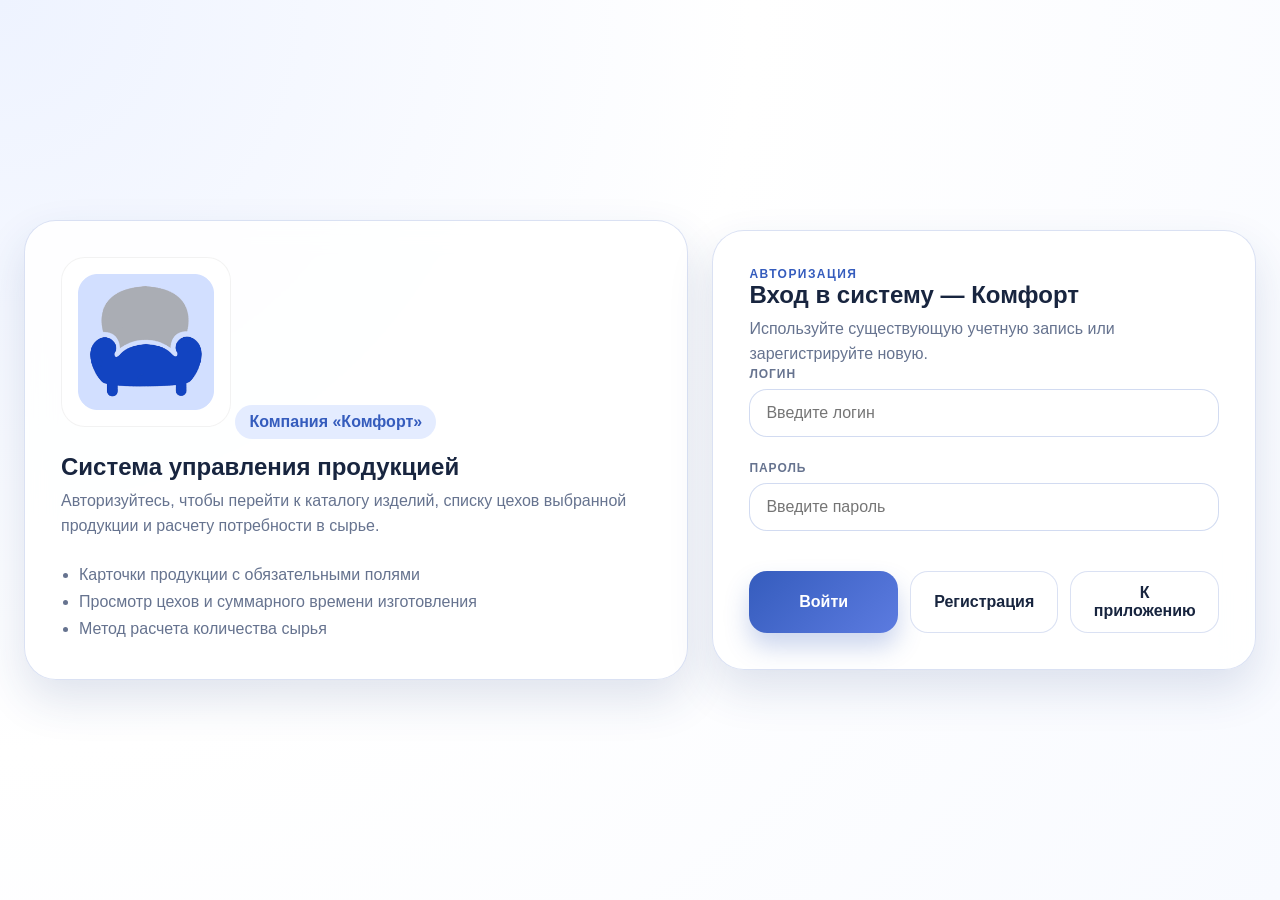
<file: wwwroot/index.html>
<!doctype html>
<html lang="ru">
<head>
  <meta charset="utf-8" />
  <meta name="viewport" content="width=device-width, initial-scale=1" />
  <title>Продукция компании «Комфорт»</title>
  <link rel="icon" href="Комфорт.ico" sizes="any" />
  <link rel="stylesheet" href="site.css" />
</head>
<body data-page="app">
  <div class="app-shell">
    <aside class="sidebar glass">
      <div class="brand-block">
        <img src="Комфорт.png" alt="Логотип компании Комфорт" class="brand-logo" />
        <div>
          <div class="brand-eyebrow">Производственная компания</div>
          <h1>Комфорт</h1>
          <p>Управление продукцией, цехами и расчетом сырья.</p>
        </div>
      </div>

      <div class="auth-card">
        <div class="auth-card__label">Статус авторизации</div>
        <div class="auth-card__value" id="auth_status">Не авторизован</div>
      </div>

      <nav class="side-nav">
        <button class="navbtn active" id="nav_products" type="button">Продукция</button>
        <button class="navbtn" id="nav_logs" type="button">Журнал</button>
        <button class="navbtn" id="nav_exit" type="button">Выход</button>
      </nav>

      <div class="sidebar-actions">
        <button class="btn btn-lite" id="btn_login_page" type="button">Страница входа</button>
        <button class="btn btn-lite" id="btn_token_toggle" type="button">Показать токен</button>
        <button class="btn" id="btn_logout" type="button">Выйти</button>
      </div>
    </aside>

    <main class="main-content">
      <section class="hero glass">
        <div>
          <div class="hero__eyebrow">Главная форма</div>
          <h2>Список продукции компании «Комфорт»</h2>
          <p>Выберите изделие, откройте его карточку, просмотрите связанные цеха и выполните расчет потребности в сырье.</p>
        </div>
        <div class="hero-stats">
          <div class="stat-chip">
            <span>Изделий</span>
            <strong id="search_count">0</strong>
          </div>
          <div class="stat-chip">
            <span>Выбранный ID</span>
            <strong id="selected_id">—</strong>
          </div>
          <div class="stat-chip">
            <span>Всего часов</span>
            <strong id="selected_total_time">0</strong>
          </div>
        </div>
      </section>

      <section class="workspace-grid">
        <section class="glass catalog-panel">
          <div class="section-header">
            <div>
              <div class="section-eyebrow">Подсистема продукции</div>
              <h3>Каталог изделий</h3>
            </div>
            <div class="header-actions">
              <button class="btn btn-lite" id="btn_reload" type="button">Обновить</button>
              <button class="btn" id="btn_open_create" type="button">Добавить продукцию</button>
            </div>
          </div>

          <div class="toolbar-row">
            <input id="search_q" class="search" placeholder="Поиск по артикулу, типу, материалу или названию" />
            <button class="btn btn-lite" id="btn_open_edit" type="button">Редактировать</button>
            <button class="btn btn-lite" id="btn_open_view" type="button">Открыть</button>
            <button class="btn btn-danger" id="btn_open_delete" type="button">Удалить</button>
          </div>

          <div class="cardsgrid" id="cards_grid"></div>
        </section>

        <section class="detail-column">
          <section class="glass details-panel">
            <div class="section-header">
              <div>
                <div class="section-eyebrow">Карточка продукции</div>
                <h3 id="details_title_inline">Продукция не выбрана</h3>
              </div>
              <button class="btn btn-lite" id="btn_details_copy" type="button">Скопировать JSON</button>
            </div>
            <div id="details_body" class="details-body empty-state">Выберите изделие из списка слева.</div>
          </section>

          <section class="glass workshops-panel">
            <div class="section-header">
              <div>
                <div class="section-eyebrow">Производство</div>
                <h3>Цеха выбранной продукции</h3>
              </div>
              <div class="header-actions">
                <button class="btn btn-lite" id="btn_add_workshop" type="button">Добавить цех</button>
                <button class="btn btn-lite" id="btn_refresh_workshops" type="button">Обновить</button>
              </div>
            </div>

            <div class="workshops-summary">
              <span class="pill">Суммарное время: <strong id="workshop_total_hours">0</strong> ч</span>
              <span class="pill">Строк: <strong id="workshop_count">0</strong></span>
            </div>

            <div id="workshops_list" class="workshops-list empty-state">Выберите продукцию, чтобы увидеть список цехов.</div>
          </section>

          <section class="glass calculator-panel">
            <div class="section-header">
              <div>
                <div class="section-eyebrow">Метод расчета сырья</div>
                <h3>Расчет потребности в материале</h3>
              </div>
            </div>

            <div class="calc-grid">
              <div class="field field--full">
                <label for="calc_product_type">Тип продукции</label>
                <select id="calc_product_type"></select>
              </div>
              <div class="field field--full">
                <label for="calc_material_type">Тип материала</label>
                <select id="calc_material_type"></select>
              </div>
              <div class="field field--full">
                <label for="calc_count">Количество продукции</label>
                <input id="calc_count" type="number" min="0.0001" step="0.0001" placeholder="1" />
              </div>
              <div class="field field--full">
                <label for="calc_param1">Параметр 1</label>
                <input id="calc_param1" type="number" min="0.0001" step="0.0001" placeholder="1" />
              </div>
              <div class="field field--full">
                <label for="calc_param2">Параметр 2</label>
                <input id="calc_param2" type="number" min="0.0001" step="0.0001" placeholder="1" />
              </div>
              <div class="field field--full calc-action-wrap">
                <button class="btn" id="btn_calc_material" type="button">Рассчитать</button>
              </div>
            </div>
            <div class="calc-result" id="calc_result">Результат расчета: —</div>
          </section>
        </section>
      </section>

      <section class="glass log-panel hidden" id="view_logs">
        <div class="section-header">
          <div>
            <div class="section-eyebrow">Системный журнал</div>
            <h3>Последние действия</h3>
          </div>
          <button class="btn btn-lite" id="btn_logs_clear" type="button">Очистить</button>
        </div>
        <pre id="log" class="logbox"></pre>
      </section>
    </main>
  </div>

  <div class="modal" id="token_modal" role="dialog" aria-modal="true">
    <div class="modal-backdrop" data-close="1"></div>
    <div class="modal-panel">
      <div class="modal-header">
        <div class="modal-title"><span class="badge">JWT</span><span>Токен доступа</span></div>
        <button class="btn btn-lite" data-close="1" type="button">✕</button>
      </div>
      <div class="modal-body"><pre id="token_box" class="logbox logbox--modal"></pre></div>
      <div class="modal-footer"><button class="btn btn-lite" id="btn_token_copy" type="button">Копировать</button><button class="btn" data-close="1" type="button">ОК</button></div>
    </div>
  </div>

  <div class="modal" id="form_modal" role="dialog" aria-modal="true">
    <div class="modal-backdrop" data-close="1"></div>
    <div class="modal-panel modal-panel--wide">
      <div class="modal-header">
        <div class="modal-title"><span class="badge" id="form_badge">ФОРМА</span><span id="form_title">Карточка продукции</span></div>
        <button class="btn btn-lite" data-close="1" type="button">✕</button>
      </div>
      <div class="modal-body"><div id="form_fields" class="formgrid"></div></div>
      <div class="modal-footer"><button class="btn btn-lite" data-close="1" type="button">Отмена</button><button class="btn" id="btn_form_submit" type="button">Сохранить</button></div>
    </div>
  </div>

  <div class="modal" id="workshop_modal" role="dialog" aria-modal="true">
    <div class="modal-backdrop" data-close="1"></div>
    <div class="modal-panel">
      <div class="modal-header">
        <div class="modal-title"><span class="badge" id="workshop_form_badge">ЦЕХ</span><span id="workshop_form_title">Связь продукции и цеха</span></div>
        <button class="btn btn-lite" data-close="1" type="button">✕</button>
      </div>
      <div class="modal-body"><div id="workshop_form_fields" class="formgrid formgrid--single"></div></div>
      <div class="modal-footer"><button class="btn btn-lite" data-close="1" type="button">Отмена</button><button class="btn" id="btn_workshop_submit" type="button">Сохранить</button></div>
    </div>
  </div>

  <div class="modal" id="confirm_modal" role="dialog" aria-modal="true">
    <div class="modal-backdrop" data-close="1"></div>
    <div class="modal-panel">
      <div class="modal-header">
        <div class="modal-title"><span class="badge warn">ПОДТВЕРЖДЕНИЕ</span><span id="confirm_title">Подтвердите действие</span></div>
        <button class="btn btn-lite" data-close="1" type="button">✕</button>
      </div>
      <div class="modal-body"><div id="confirm_body">—</div></div>
      <div class="modal-footer"><button class="btn btn-lite" data-close="1" type="button">Отмена</button><button class="btn btn-danger" id="btn_confirm_yes" type="button">Да</button></div>
    </div>
  </div>

  <div class="modal" id="msg_modal" role="dialog" aria-modal="true">
    <div class="modal-backdrop" data-close="1"></div>
    <div class="modal-panel">
      <div class="modal-header">
        <div class="modal-title"><span class="badge" id="msg_kind">INFO</span><span id="msg_title">Сообщение</span></div>
        <button class="btn btn-lite" data-close="1" type="button">✕</button>
      </div>
      <div class="modal-body">
        <div id="msg_body" style="white-space: pre-wrap;">—</div>
        <details class="message-details"><summary>Подробности</summary><pre id="msg_details" class="logbox logbox--modal"></pre></details>
      </div>
      <div class="modal-footer"><button class="btn" data-close="1" type="button">ОК</button></div>
    </div>
  </div>

  <script src="app.js"></script>
</body>
</html>
</file>
<file: wwwroot/site.css>
:root{
  --bg:#ffffff;
  --bg-soft:#D2DFFF;
  --accent:#355CBD;
  --accent-strong:#27479f;
  --text:#18253f;
  --text-soft:#66738f;
  --stroke:rgba(53,92,189,.18);
  --shadow:0 20px 45px rgba(35,63,127,.14);
  --danger:#cf5a74;
  --success:#2d7c58;
}
*{box-sizing:border-box}
html,body{margin:0;padding:0;background:radial-gradient(circle at top left, #eef3ff 0, #ffffff 48%, #f8faff 100%);color:var(--text);font-family:Candara,Segoe UI,Arial,sans-serif}
body{min-height:100vh}
button,input,select,textarea{font:inherit}
button{cursor:pointer}
a{color:inherit}
.hidden{display:none!important}
.glass{background:rgba(255,255,255,.86);backdrop-filter:blur(14px);border:1px solid var(--stroke);box-shadow:var(--shadow)}

.app-shell{display:grid;grid-template-columns:320px 1fr;gap:24px;max-width:1600px;margin:0 auto;padding:24px}
.sidebar{border-radius:30px;padding:24px;display:flex;flex-direction:column;gap:22px;min-height:calc(100vh - 48px);position:sticky;top:24px}
.brand-block{display:flex;flex-direction:column;gap:16px}
.brand-logo{width:148px;max-width:100%;object-fit:contain;border-radius:24px;background:#fff;padding:12px;border:1px solid rgba(0,0,0,.04)}
.brand-eyebrow,.section-eyebrow,.hero__eyebrow{font-size:12px;letter-spacing:.12em;text-transform:uppercase;color:var(--accent);font-weight:700}
.brand-block h1,.hero h2,.section-header h3,.login-panel h2,.login-showcase h1{margin:0}
.brand-block p,.hero p,.login-panel__hint,.login-showcase p{margin:8px 0 0;color:var(--text-soft);line-height:1.55}
.auth-card{padding:18px;border-radius:24px;background:linear-gradient(135deg, rgba(210,223,255,.7), rgba(255,255,255,.9));border:1px solid var(--stroke)}
.auth-card__label{font-size:12px;text-transform:uppercase;letter-spacing:.08em;color:var(--text-soft)}
.auth-card__value{font-size:18px;font-weight:700;margin-top:6px}
.side-nav,.sidebar-actions{display:grid;gap:12px}
.navbtn,.btn{border:none;border-radius:18px;min-height:48px;padding:12px 18px;transition:.18s ease}
.navbtn{background:#fff;color:var(--text);text-align:left;font-weight:700;border:1px solid var(--stroke)}
.navbtn.active,.navbtn:hover{background:var(--accent);color:#fff;box-shadow:0 14px 26px rgba(53,92,189,.25)}
.btn{background:linear-gradient(135deg, var(--accent) 0%, #5c7be0 100%);color:#fff;font-weight:700;box-shadow:0 14px 24px rgba(53,92,189,.25)}
.btn:hover{transform:translateY(-1px)}
.btn-lite{background:#fff;color:var(--text);border:1px solid var(--stroke);box-shadow:none}
.btn-danger{background:linear-gradient(135deg, #c84d6b, #e07a90)}
.main-content{display:grid;gap:24px}
.hero{border-radius:32px;padding:28px;display:flex;justify-content:space-between;gap:18px;align-items:center}
.hero-stats{display:grid;grid-template-columns:repeat(3,minmax(120px,1fr));gap:12px;min-width:420px}
.stat-chip{padding:18px;border-radius:24px;background:linear-gradient(180deg, rgba(210,223,255,.7), rgba(255,255,255,.95));border:1px solid var(--stroke)}
.stat-chip span{display:block;color:var(--text-soft);font-size:13px}
.stat-chip strong{display:block;font-size:28px;margin-top:6px}
.workspace-grid{display:grid;grid-template-columns:minmax(0,1.2fr) minmax(420px,.8fr);gap:24px;align-items:start}
.catalog-panel,.details-panel,.workshops-panel,.calculator-panel,.log-panel{border-radius:30px;padding:24px}
.detail-column{display:grid;gap:24px}
.section-header{display:flex;align-items:flex-start;justify-content:space-between;gap:16px;margin-bottom:16px}
.header-actions{display:flex;flex-wrap:wrap;gap:10px}
.toolbar-row{display:flex;flex-wrap:wrap;gap:12px;margin-bottom:18px}
.search,input,select,textarea{width:100%;min-height:48px;border-radius:18px;border:1px solid rgba(53,92,189,.22);background:#fff;padding:12px 16px;color:var(--text);outline:none}
.search{flex:1 1 280px}
input:focus,select:focus,textarea:focus{border-color:var(--accent);box-shadow:0 0 0 4px rgba(53,92,189,.12)}
.cardsgrid{display:grid;grid-template-columns:repeat(auto-fill,minmax(260px,1fr));gap:16px}
.carditem{border:1px solid var(--stroke);border-radius:26px;padding:18px;background:linear-gradient(180deg, #fff, #f7faff);cursor:pointer;transition:.18s ease;display:grid;gap:12px}
.carditem:hover,.carditem.selected{transform:translateY(-2px);border-color:rgba(53,92,189,.45);box-shadow:0 16px 30px rgba(53,92,189,.16)}
.card-top{display:flex;justify-content:space-between;gap:12px;align-items:flex-start}
.card-top h4{margin:0;font-size:20px;line-height:1.25}
.badge,.card-badge{display:inline-flex;align-items:center;justify-content:center;padding:6px 12px;border-radius:999px;background:var(--bg-soft);color:var(--accent);font-weight:700;font-size:12px}
.badge.warn{background:#fff1c9;color:#8a6408}.badge.err{background:#ffe3e7;color:#b02c53}.badge.ok{background:#ddf3e8;color:#226946}
.card-meta,.details-grid{display:grid;gap:10px}
.meta-row,.details-grid__row{display:flex;justify-content:space-between;gap:16px;padding:10px 12px;border-radius:16px;background:rgba(210,223,255,.28)}
.meta-label{color:var(--text-soft)}
.details-body{display:grid;gap:12px}
.empty-state{padding:28px;border-radius:24px;border:1px dashed rgba(53,92,189,.35);color:var(--text-soft);text-align:center;background:rgba(210,223,255,.18)}
.pill{display:inline-flex;align-items:center;gap:8px;padding:10px 14px;border-radius:999px;background:rgba(210,223,255,.42);border:1px solid var(--stroke);font-size:14px}
.workshops-summary{display:flex;flex-wrap:wrap;gap:10px;margin-bottom:14px}
.workshops-list{display:grid;gap:12px}
.workshop-card{padding:16px;border:1px solid var(--stroke);border-radius:22px;background:#fff;display:grid;gap:12px}
.workshop-card__top{display:flex;justify-content:space-between;gap:12px;align-items:flex-start}
.workshop-card h4{margin:0;font-size:18px}
.workshop-card__actions{display:flex;gap:8px;flex-wrap:wrap}
.calc-grid{display:grid;grid-template-columns:repeat(2,minmax(0,1fr));gap:14px}
.calc-action-wrap{display:flex;align-items:end}.calc-result{margin-top:16px;padding:16px;border-radius:20px;background:rgba(210,223,255,.33);font-weight:700}
.field label{display:block;margin-bottom:8px;color:var(--text-soft);font-size:12px;text-transform:uppercase;letter-spacing:.08em;font-weight:700}
.field--full{width:100%}
.formgrid{display:grid;grid-template-columns:repeat(2,minmax(0,1fr));gap:16px}.formgrid--single{grid-template-columns:1fr}
.hint{margin-top:6px;color:var(--text-soft);font-size:13px;line-height:1.45}.errtxt{margin-top:6px;color:#b93d5f;font-size:13px;font-weight:700;min-height:18px}
.modal{position:fixed;inset:0;display:none;z-index:60}.modal.open{display:block}
.modal-backdrop{position:absolute;inset:0;background:rgba(12,26,54,.42)}
.modal-panel{position:relative;max-width:720px;margin:48px auto;background:#fff;border-radius:28px;border:1px solid var(--stroke);box-shadow:0 28px 60px rgba(24,37,63,.24);overflow:hidden}.modal-panel--wide{max-width:900px}
.modal-header,.modal-footer{padding:18px 22px;display:flex;justify-content:space-between;align-items:center;gap:12px;background:#fff}
.modal-body{padding:0 22px 22px}.modal-title{display:flex;align-items:center;gap:12px;font-weight:700}
.logbox{margin:0;padding:18px;border-radius:18px;background:#f6f9ff;border:1px solid var(--stroke);white-space:pre-wrap;overflow:auto;min-height:300px;font-family:ui-monospace,SFMono-Regular,Menlo,Monaco,Consolas,monospace}.logbox--modal{min-height:120px}
.message-details{margin-top:16px}
.login-layout{min-height:100vh;display:grid;grid-template-columns:1.1fr .9fr;gap:24px;max-width:1280px;margin:0 auto;padding:24px;align-items:center}
.login-showcase,.login-panel{border-radius:32px;padding:36px}
.login-logo{width:170px;max-width:100%;border-radius:24px;background:#fff;padding:16px;border:1px solid rgba(0,0,0,.05)}
.login-showcase__badge{display:inline-flex;padding:8px 14px;border-radius:999px;background:rgba(210,223,255,.6);color:var(--accent);font-weight:700;margin:14px 0}
.login-feature-list{margin:22px 0 0;padding-left:18px;color:var(--text-soft);line-height:1.7}
.login-actions{display:grid;grid-template-columns:repeat(3,minmax(0,1fr));gap:12px;margin-top:16px}
.log-panel{min-height:300px}
@media (max-width:1200px){.app-shell{grid-template-columns:1fr}.sidebar{position:static;min-height:auto}.workspace-grid{grid-template-columns:1fr}.hero{flex-direction:column;align-items:flex-start}.hero-stats{min-width:0;width:100%;grid-template-columns:repeat(3,minmax(0,1fr))}.login-layout{grid-template-columns:1fr}}
@media (max-width:760px){.app-shell,.login-layout{padding:16px}.hero,.catalog-panel,.details-panel,.workshops-panel,.calculator-panel,.sidebar,.login-showcase,.login-panel,.log-panel{padding:18px;border-radius:24px}.cardsgrid,.calc-grid,.formgrid{grid-template-columns:1fr}.hero-stats,.login-actions{grid-template-columns:1fr}.toolbar-row,.header-actions,.section-header{flex-direction:column;align-items:stretch}.modal-panel{margin:18px}}
</file>
